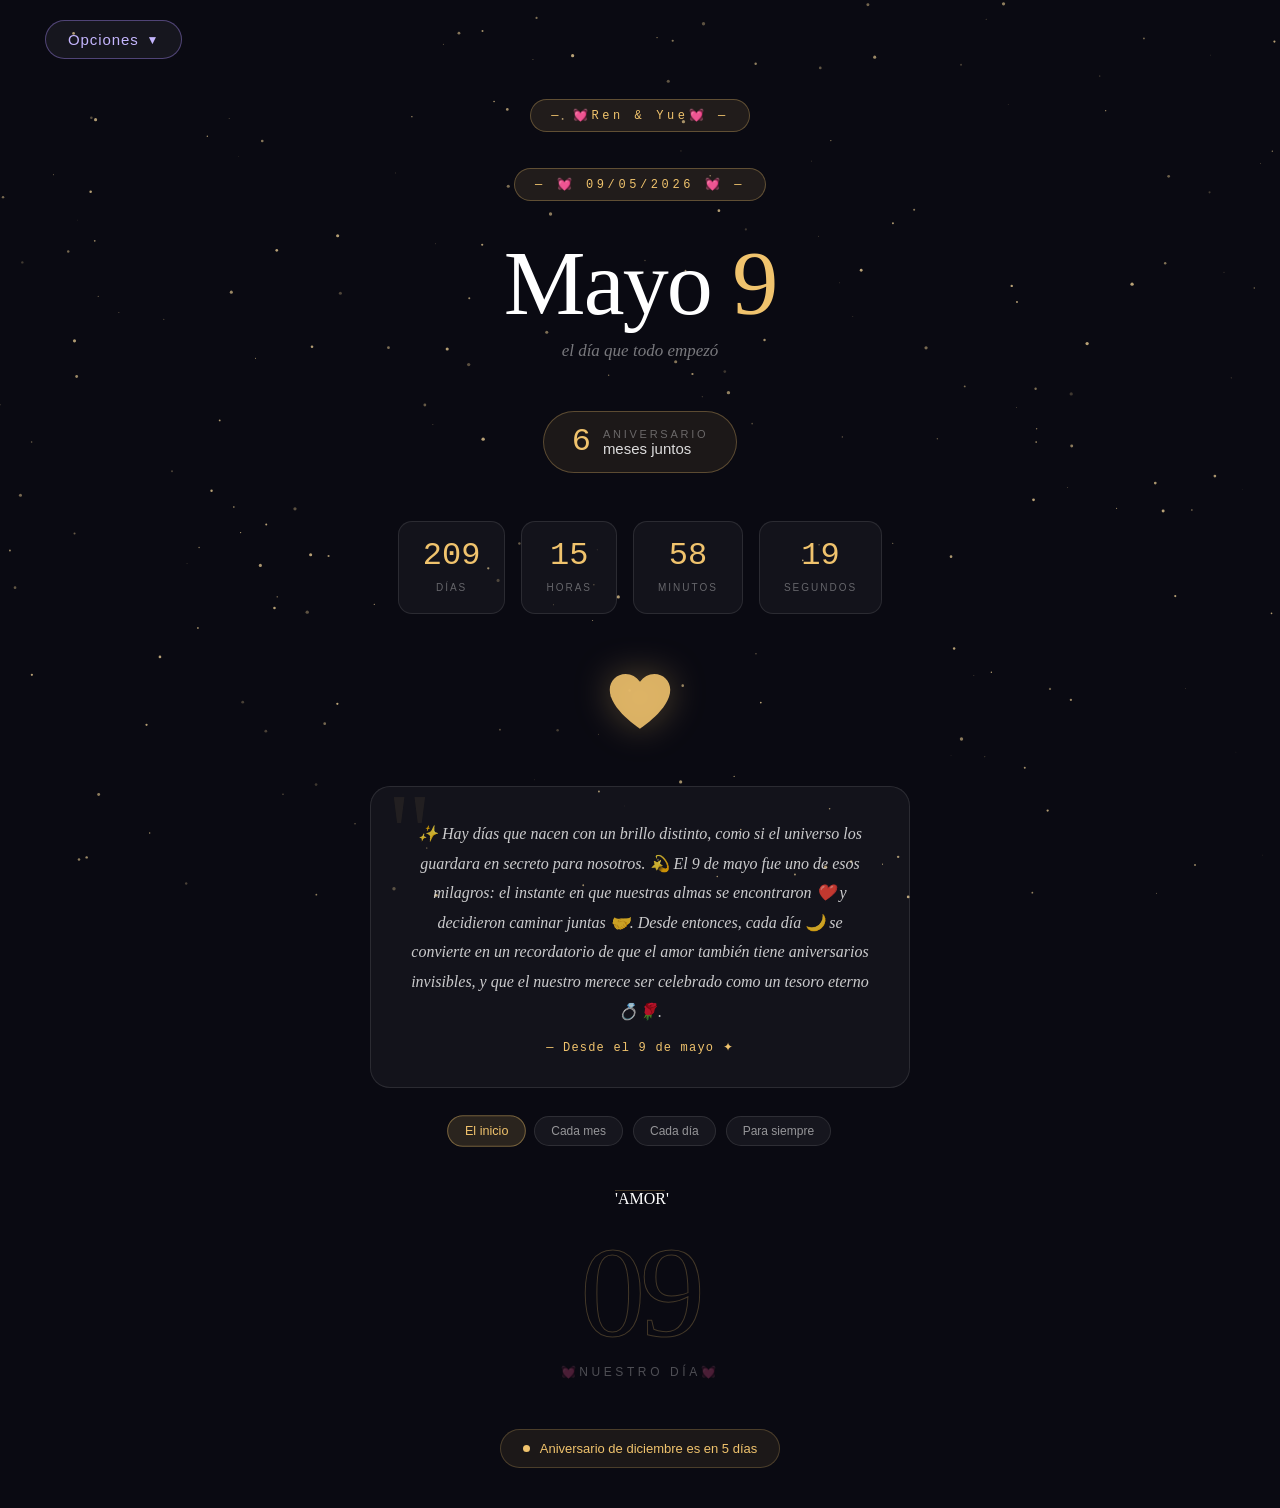
<file: index.html>
<!DOCTYPE html>
<html lang="es">
<head>
    <meta charset="UTF-8">
    <meta name="viewport" content="width=device-width, initial-scale=1.0">
    <title>TE AMO ❤️</title>
    <link rel="stylesheet" href="styles.css">
</head>
<body>
    <div class="menu-contenedor">
        <button class="boton-menu" onclick="toggleMenu()">Opciones <span class="menu-flecha">▼</span></button>
        <div class="menuu" id="menue">
            <a href="html/fotos.html">Recuerdos 💗</a>
            <a href="#" class="pronto">Próximamente...</a>
            <a href="#" class="pronto">Próximamente...</a>
            <a href="#" class="pronto">Próximamente...</a>
            <a href="#" class="pronto">Próximamente...</a>
        </div>
    </div>

    <canvas id="canvas"></canvas>
    <div class="page">
        <div class="date-pill">— 💓Ren & Yue💓 —</div>
        <div class="date-pill">— 💓 09/05/2026 💓 —</div>

        <div class="main-title">Mayo&nbsp;<span>9</span></div>
        <div class="subtitle">el día que todo empezó</div>

        <div class="mesiversario-badge">
            <div class="mes-num" id="mesNum">0</div>
            <div class="mes-info">
                <span class="top">Aniversario</span>
                <span class="bot" id="mesLabel">juntos</span>
            </div>
        </div>

        <div class="counter-block">
            <div class="counter-unit">
                <span class="counter-num" id="cnt-days">0</span>
                <span class="counter-label">Días</span>
            </div>
            <div class="counter-unit">
                <span class="counter-num" id="cnt-hours">00</span>
                <span class="counter-label">Horas</span>
            </div>
            <div class="counter-unit">
                <span class="counter-num" id="cnt-minutes">00</span>
                <span class="counter-label">Minutos</span>
            </div>
            <div class="counter-unit">
                <span class="counter-num" id="cnt-seconds">00</span>
                <span class="counter-label">Segundos</span>
            </div>
        </div>

        <div class="heart-container" id="heartBtn">
            <svg class="heart-svg" viewBox="0 0 100 90" fill="none" xmlns="http://www.w3.org/2000/svg">
                <path d="M50 82 C50 82 8 55 8 28 C8 15 18 6 30 6 C38 6 45 10 50 17 C55 10 62 6 70 6 C82 6 92 15 92 28 C92 55 50 82 50 82Z" fill="#f0c36d" opacity="0.9"/>
            </svg>
        </div>

        <div class="message-area">
            <div class="message-card" id="messageCard">
                <p class="message-text" id="messageText">✨ Hay días que nacen con un brillo distinto, como si el universo los guardara en secreto para nosotros. 💫 El 9 de mayo fue uno de esos milagros: el instante en que nuestras almas se encontraron ❤️ y decidieron caminar juntas 🤝. Desde entonces, cada día 🌙 se convierte en un recordatorio de que el amor también tiene aniversarios invisibles, y que el nuestro merece ser celebrado como un tesoro eterno 💍🌹.</p>
                <p class="message-author" id="messageAuthor">— Desde el 9 de mayo ✦</p>
            </div>
            <div class="moments-row">
                <div class="moment-tag active" onclick="setMessage(0,this)">El inicio</div>
                <div class="moment-tag" onclick="setMessage(1,this)">Cada mes</div>
                <div class="moment-tag" onclick="setMessage(2,this)">Cada día</div>
                <div class="moment-tag" onclick="setMessage(3,this)">Para siempre</div>
            </div>
        </div>

        <div class="section-divider">'AMOR'</div>

        <div class="date-highlight">09</div>
        <div class="since-label">💓Nuestro día💓</div>

        <div class="next-badge">
            <div class="dot"></div>
            <span id="nextLabel">Calculando próximo mesiversario...</span>
        </div>
    </div>

    <script src="script.js"></script>
</body>
</html>
</file>
<file: styles.css>
* { margin: 0; 
    padding: 0; 
    box-sizing: 
    border-box; }

body { 
    background: #0a0a12; 
    color: #fff; 
    font-family: 'Georgia', serif; 
    min-height: 100vh; 
    overflow-x: hidden; 
}

#canvas { 
    position: fixed; 
    top: 0; 
    left: 0; 
    width: 100%; 
    height: 100%; 
    z-index: 0; 
    pointer-events: none; 
}

.page { 
    position: relative; 
    z-index: 1; 
    min-height: 100vh; 
    display: flex; 
    flex-direction: column; 
    align-items: center; 
    justify-content: center; 
    padding: 40px 20px; 
}

.date-pill { 
    font-family: 'Courier New', monospace; 
    font-size: 12px; 
    letter-spacing: 0.3em; 
    color: #f0c36d; 
    background: rgba(240,195,109,0.1); 
    border: 1px solid rgba(240,195,109,0.3); 
    padding: 8px 20px; 
    border-radius: 40px; 
    margin-bottom: 36px; 
    animation: fadeUp 1s ease both; 
}

.main-title { 
    font-size: clamp(48px, 11vw, 92px); 
    font-weight: normal; 
    letter-spacing: -0.02em; 
    line-height: 1; 
    text-align: center; 
    margin-bottom: 12px; 
    animation: fadeUp 1s 0.2s ease both; 
}

.main-title span { 
    color: #f0c36d; 
    display: inline-block; 
    animation: glow 3s ease-in-out infinite; 
}

.subtitle { 
    font-size: 17px; 
    color: rgba(255,255,255,0.45); 
    font-style: italic; 
    margin-bottom: 50px; 
    text-align: center; 
    animation: fadeUp 1s 0.3s ease both; 
}

.mesiversario-badge {
    display: flex; 
    align-items: center; 
    gap: 12px;
    background: rgba(240,195,109,0.08); 
    border: 1px solid rgba(240,195,109,0.3);
    border-radius: 50px; 
    padding: 14px 28px; 
    margin-bottom: 48px;
    animation: fadeUp 1s 0.4s ease both;
}

.mes-num { 
    font-size: 32px; 
    color: #f0c36d; 
    font-family: 'Courier New', monospace; 
    line-height: 1;
}

.mes-info { 
    display: flex; 
    flex-direction: column; 
}

.mes-info .top { 
    font-size: 11px; 
    letter-spacing: 0.25em; 
    color: rgba(255,255,255,0.35); 
    text-transform: uppercase; 
    font-family: sans-serif; 
}

.mes-info .bot { 
    font-size: 15px; 
    color: rgba(255,255,255,0.85); 
    font-family: sans-serif; 
}

.counter-block { 
    display: flex; 
    gap: 16px; 
    margin-bottom: 52px; 
    animation: fadeUp 1s 0.55s ease both; 
    flex-wrap: wrap; 
    justify-content: center; 
}

.counter-unit { 
    text-align: center; 
    background: rgba(255,255,255,0.04); 
    border: 0.5px solid rgba(255,255,255,0.1); 
    border-radius: 14px; 
    padding: 18px 24px; 
    min-width: 82px; 
    transition: transform 0.3s, border-color 0.3s; 
    cursor: default; 
}

.counter-unit:hover { 
    transform: translateY(-4px); 
    border-color: rgba(240,195,109,0.35); 
}

.counter-num { 
    font-size: 32px; 
    color: #f0c36d; 
    font-family: 'Courier New', monospace; 
    display: block; 
    line-height: 1;
    margin-bottom: 5px; 
}

.counter-label { 
    font-size: 10px; 
    letter-spacing: 0.2em; 
    color: rgba(255,255,255,0.35); 
    text-transform: uppercase; 
    font-family: sans-serif; 
}

.heart-container { 
    position: relative; 
    margin-bottom: 44px; 
    animation: fadeUp 1s 0.7s ease both; 
    cursor: pointer; 
}

.heart-svg { 
    width: 72px; 
    height: 72px; 
    filter: drop-shadow(0 0 18px rgba(240,195,109,0.35)); 
    animation: heartbeat 1.4s ease-in-out infinite; 
    transition: transform 0.2s; 
}

.heart-svg:hover { 
    transform: scale(1.2); 
}

.message-area { 
    max-width: 540px; 
    width: 100%; 
    text-align: center; 
    animation: fadeUp 1s 0.85s ease both; 
}

.message-card { 
    background: rgba(255,255,255,0.04); 
    border: 0.5px solid rgba(255,255,255,0.1); 
    border-radius: 20px; 
    padding: 32px 36px; 
    margin-bottom: 28px; 
    position: relative; 
    overflow: hidden; 
    transition: opacity 0.3s, transform 0.3s; 
}

.message-card::before { 
    content: '"'; 
    position: absolute; 
    top: -10px; 
    left: 16px; 
    font-size: 110px; 
    color: rgba(240,195,109,0.07); 
    font-family: Georgia; 
    line-height: 1; 
    pointer-events: none; 
}

.message-text { 
    font-size: 16px; 
    line-height: 1.85; 
    color: rgba(255,255,255,0.78); 
    font-style: italic; 
    position: relative; 
    z-index: 1; 
}

.message-author { 
    font-size: 12px; 
    color: #f0c36d; 
    letter-spacing: 0.1em; 
    margin-top: 14px; 
    font-family: 'Courier New', monospace; 
}

.moments-row { 
    display: flex; 
    gap: 10px; 
    flex-wrap: wrap; 
    justify-content: center; 
    margin-bottom: 44px; 
}

.moment-tag { 
    font-size: 12px; 
    color: rgba(255,255,255,0.55); 
    background: rgba(255,255,255,0.05); 
    border: 0.5px solid rgba(255,255,255,0.1); 
    border-radius: 30px; 
    padding: 7px 16px; 
    cursor: pointer; 
    transition: all 0.3s; 
    font-family: sans-serif; 
}

.moment-tag:hover, .moment-tag.active { 
    background: rgba(240,195,109,0.14); 
    border-color: rgba(240,195,109,0.4); 
    color: #f0c36d; 
    transform: scale(1.05); 
}

.section-divider { 
    width: 50px; 
    height: 1px; 
    background: rgba(240,195,109,0.25); 
    margin: 0 auto 36px; 
    animation: fadeUp 1s 1s ease both; 
}

.date-highlight { 
    font-size: clamp(80px, 18vw, 130px); 
    font-weight: normal; 
    color: transparent; 
    -webkit-text-stroke: 1px rgba(240,195,109,0.25); 
    font-family: Georgia, serif; 
    line-height: 1; 
    text-align: center; 
    animation: fadeUp 1s 1.1s ease both; 
    user-select: none; 
    letter-spacing: -0.04em; 
    margin-bottom: 8px; 
}

.since-label { 
    font-size: 12px; 
    letter-spacing: 0.3em; 
    color: rgba(255,255,255,0.28); 
    text-transform: uppercase; 
    text-align: center; 
    font-family: sans-serif; 
    animation: fadeUp 1s 1.2s ease both; 
    margin-bottom: 50px; 
}

.next-badge { 
    display: inline-flex; 
    align-items: center; 
    gap: 10px; 
    background: rgba(240,195,109,0.08); 
    border: 1px solid rgba(240,195,109,0.22); 
    border-radius: 50px; 
    padding: 11px 22px; 
    font-size: 13px; 
    color: #f0c36d; 
    font-family: sans-serif; 
    animation: fadeUp 1s 1.3s ease both; 
}

.dot { 
    width: 7px; 
    height: 7px; 
    background: #f0c36d; 
    border-radius: 50%; 
    animation: blink 1.5s ease-in-out infinite; 
}

.particle { 
    position: fixed; 
    pointer-events: none; 
    z-index: 40; 
    animation: float-up 2s ease-out forwards; 
    font-size: 20px; 
}

/*  */
.menu-contenedor {
    position: relative;
    display: inline-block;
    margin: 20px 0 0 45px;
}

.boton-menu {
    background: rgba(255, 255, 255, 0.05);
    border: 1px solid rgba(167, 139, 250, 0.4);
    color: #c4b5fd;
    font-family: 'Segoe UI', sans-serif;
    font-size: 15px;
    font-weight: 500;
    letter-spacing: 0.06em;
    padding: 10px 22px;
    border-radius: 32px;
    cursor: pointer;
    transition: background 0.25s, border-color 0.25s, color 0.25s;
    display: inline-flex;
    align-items: center;
    gap: 8px;
}

.boton-menu:hover {
    background: rgba(100, 60, 160, 0.25);
    border-color: #a78bfa;
    color: #ede9fe;
}

.menu-flecha {
    display: inline-block;
    transition: transform 0.3s ease;
    font-size: 12px;
}

.boton-menu.abierto .menu-flecha {
    transform: rotate(180deg);
}

.menuu {
    position: absolute;
    top: calc(100% + 8px);
    left: 50%;
    transform: translateX(-50%) scaleY(0.85);
    transform-origin: top center;
    background: #0e0c1c;
    border: 1px solid rgba(167, 139, 250, 0.25);
    border-radius: 14px;
    min-width: 200px;
    overflow: hidden;
    opacity: 0;
    pointer-events: none;
    transition: opacity 0.25s ease, transform 0.25s ease;
    z-index: 100;
}

.menuu.visible {
    opacity: 1;
    pointer-events: all;
    transform: translateX(-50%) scaleY(1);
}

.menuu a {
    display: block;
    padding: 11px 20px;
    color: #c4b5fd;
    text-decoration: none;
    font-size: 14px;
    letter-spacing: 0.03em;
    transition: background 0.2s, color 0.2s, padding-left 0.2s;
    border-bottom: 1px solid rgba(167, 139, 250, 0.1);
}

.menuu a:last-child {
    border-bottom: none;
}

.menuu a:hover {
    background: rgba(100, 60, 160, 0.2);
    color: #ede9fe;
    padding-left: 26px;
}

.menuu a.pronto {
    color: rgba(167, 139, 250, 0.4);
    font-style: italic;
    cursor: default;
    pointer-events: none;
}
/*  */

@keyframes fadeUp { 
    from { opacity: 0; transform: translateY(22px); } 
    to { opacity: 1; transform: translateY(0); } 
}

@keyframes heartbeat { 
    0%,100% { transform: scale(1); } 
    15% { transform: scale(1.2); } 
    30% { transform: scale(1); } 
    45% { transform: scale(1.1); } 
    60% { transform: scale(1); } 
}

@keyframes glow { 
    0%,100% { text-shadow: 0 0 28px rgba(240,195,109,0.3); } 
    50% { text-shadow: 0 0 56px rgba(240,195,109,0.7), 0 0 90px rgba(240,195,109,0.25); } 
}

@keyframes blink { 
    0%,100% { opacity: 1; } 
    50% { opacity: 0.25; } 
}

@keyframes float-up { 
    0% { transform: translateY(0) scale(1); opacity: 1; } 
    100% { transform: translateY(-110px) scale(0.2); opacity: 0; } 
}
</file>
